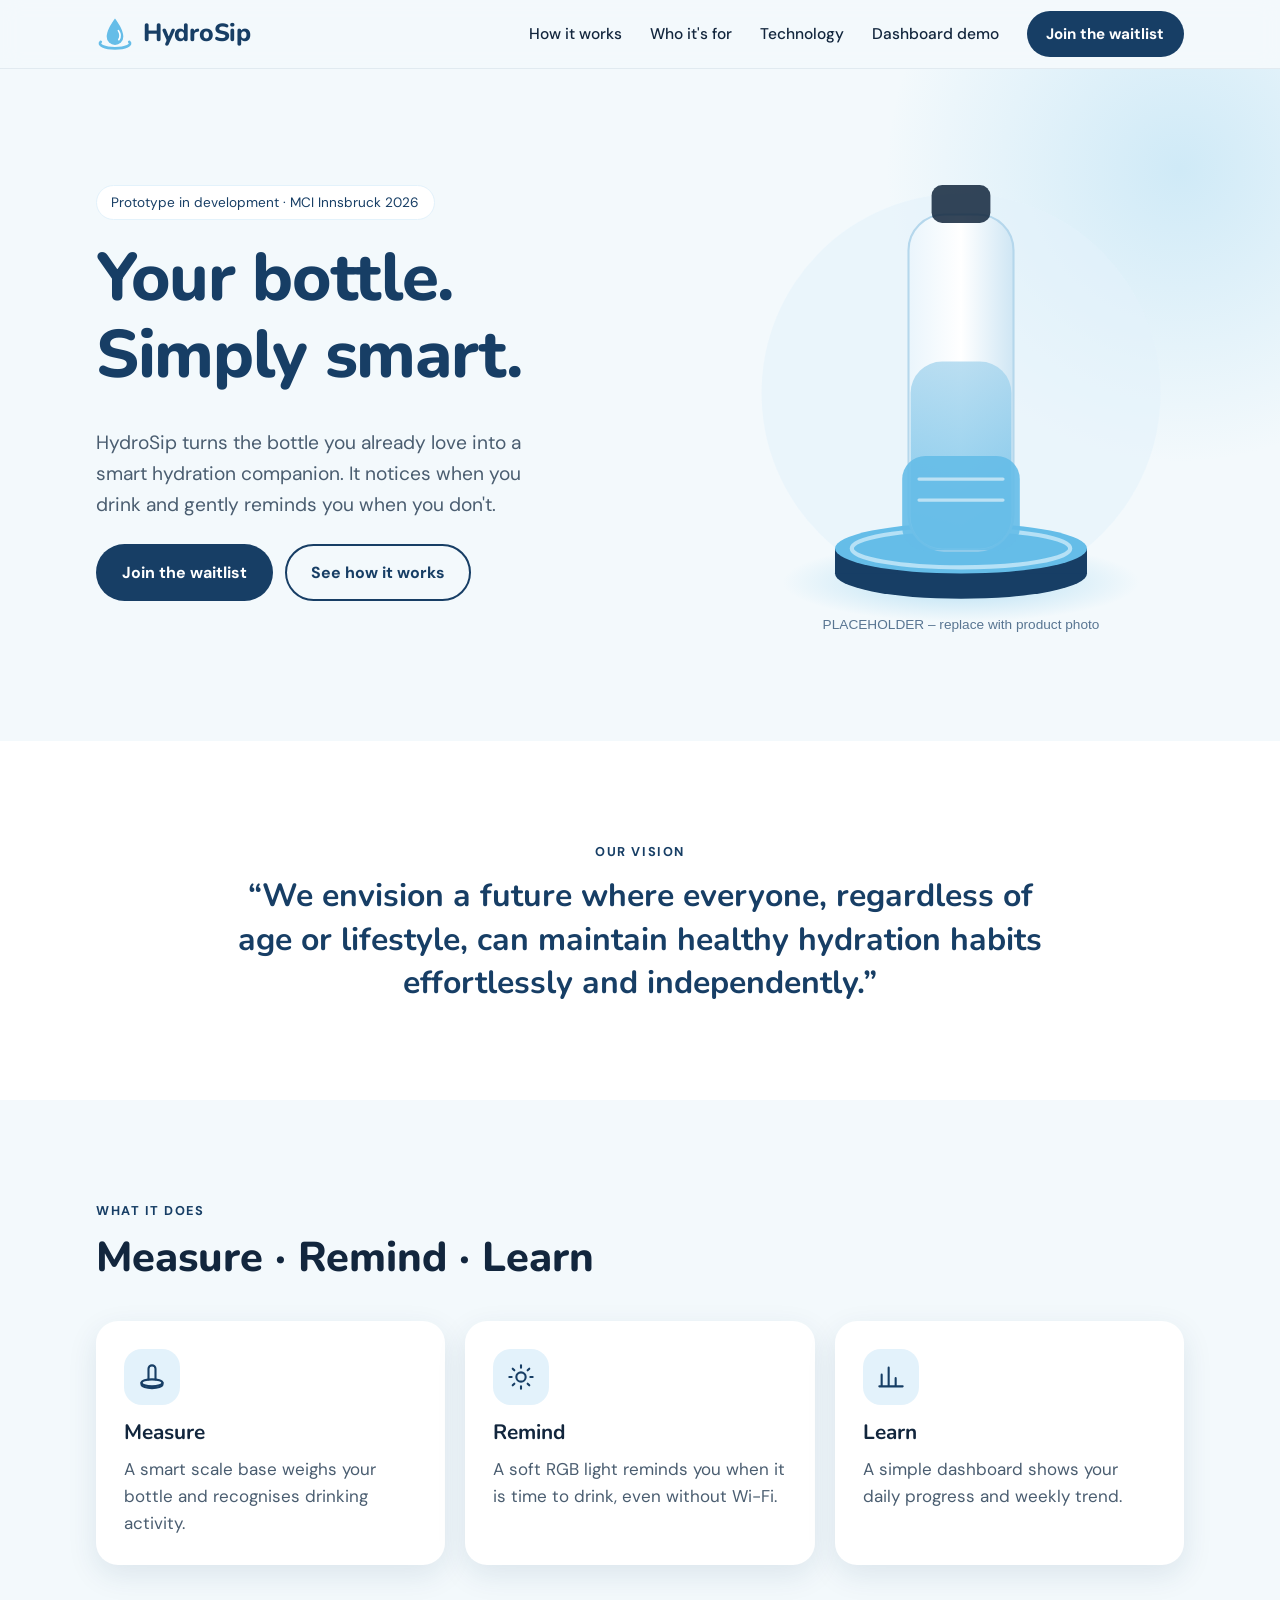
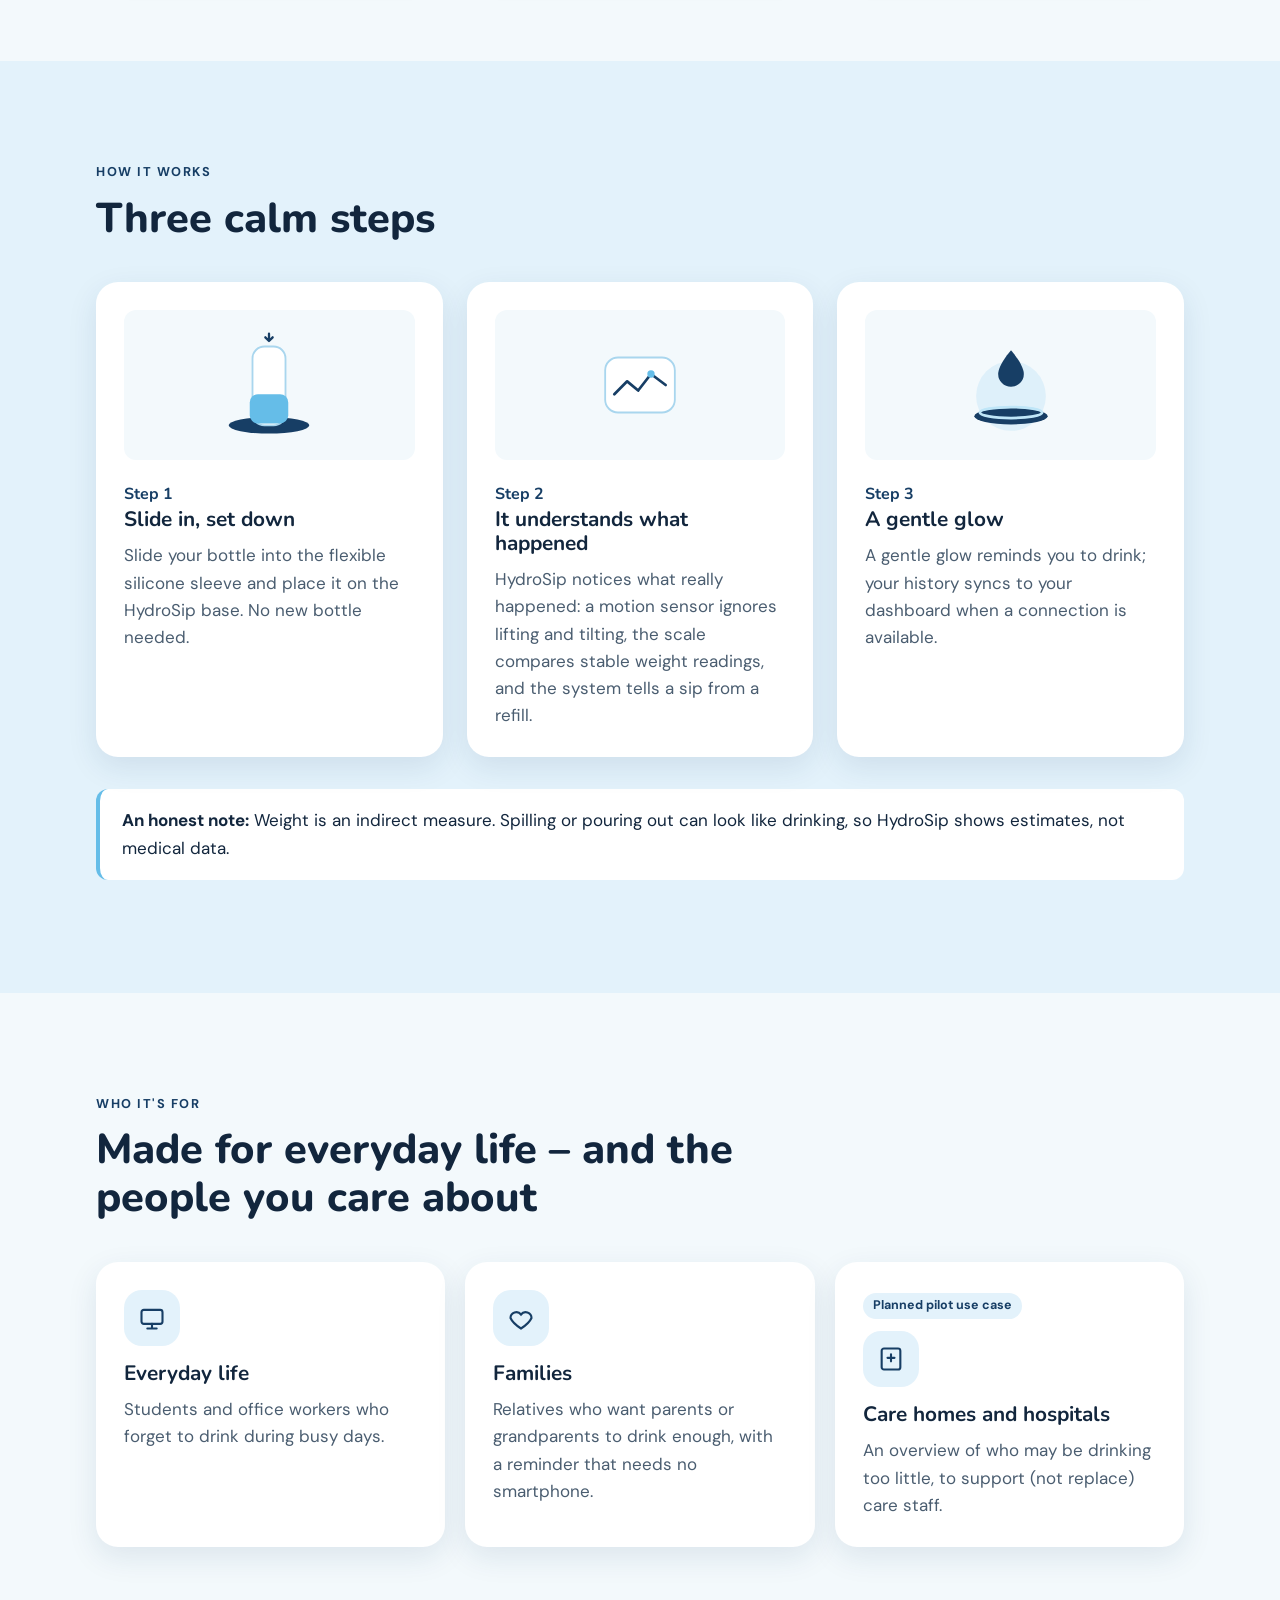
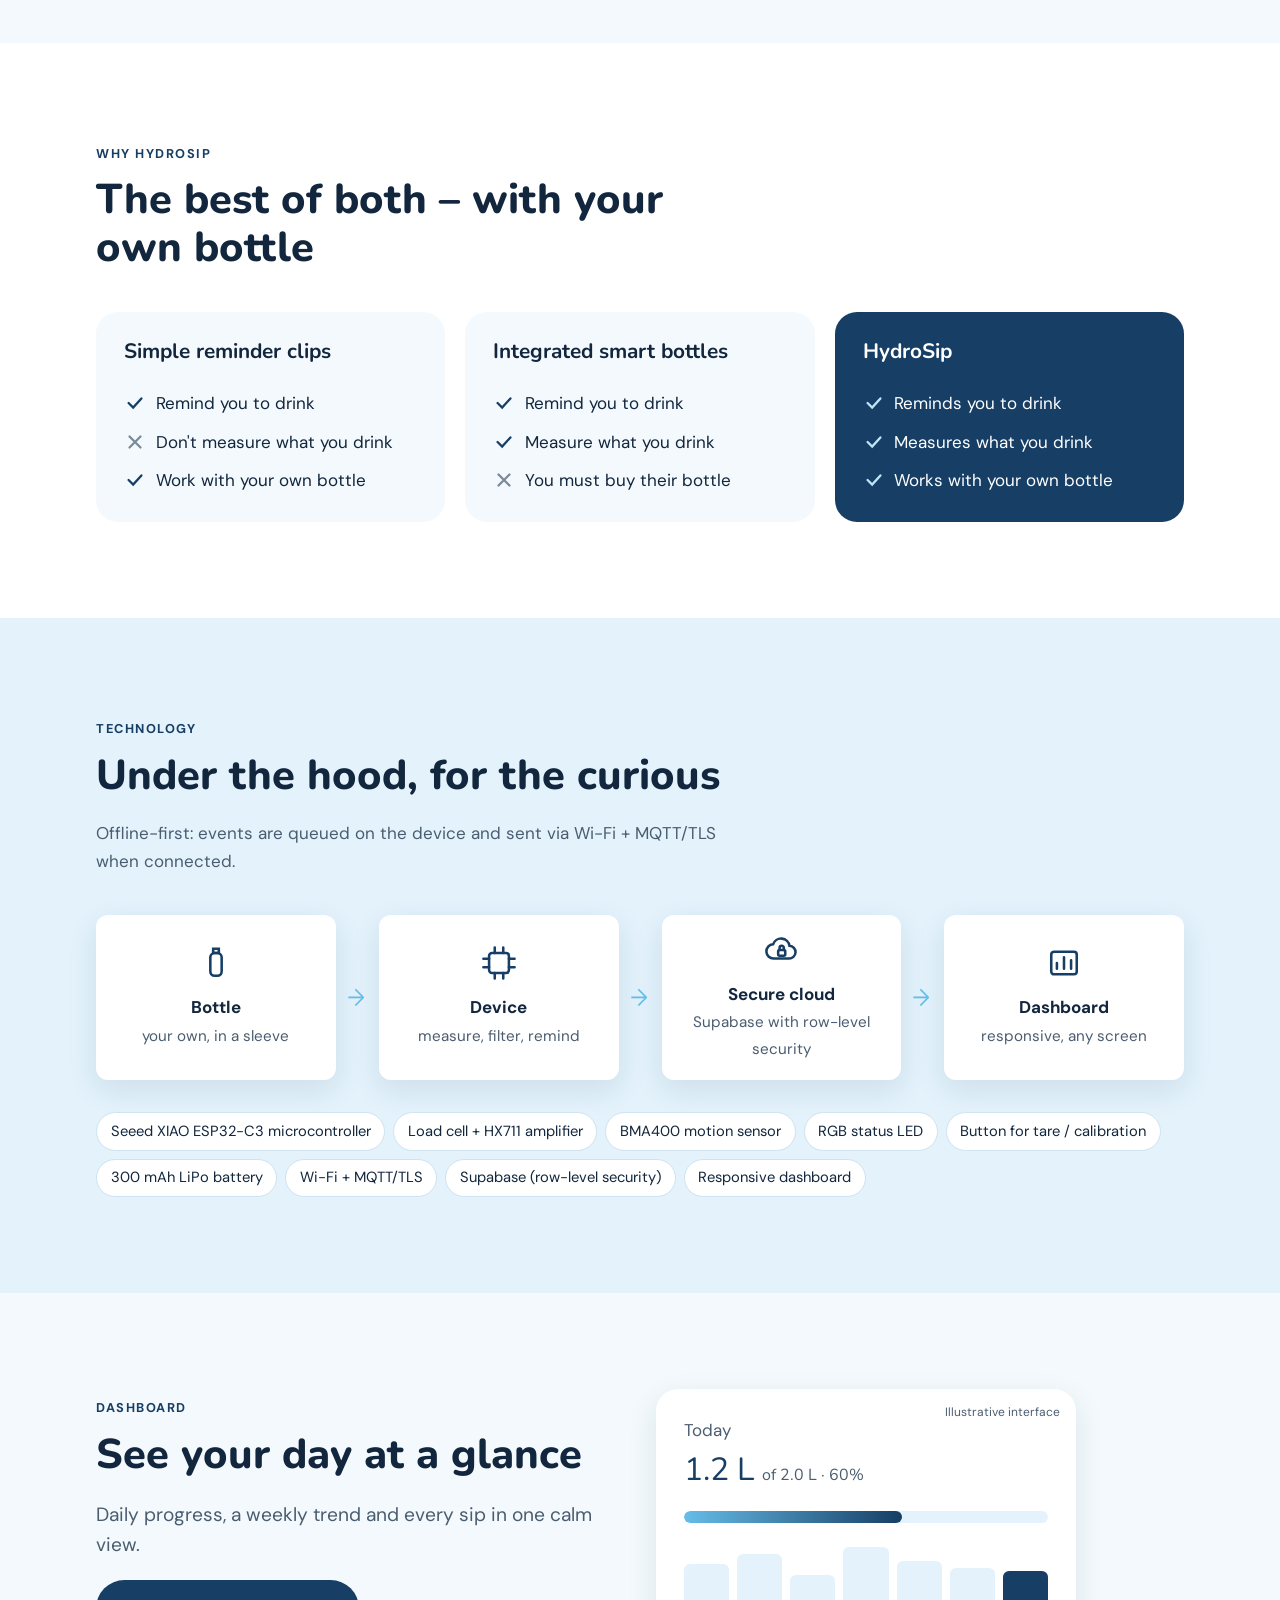
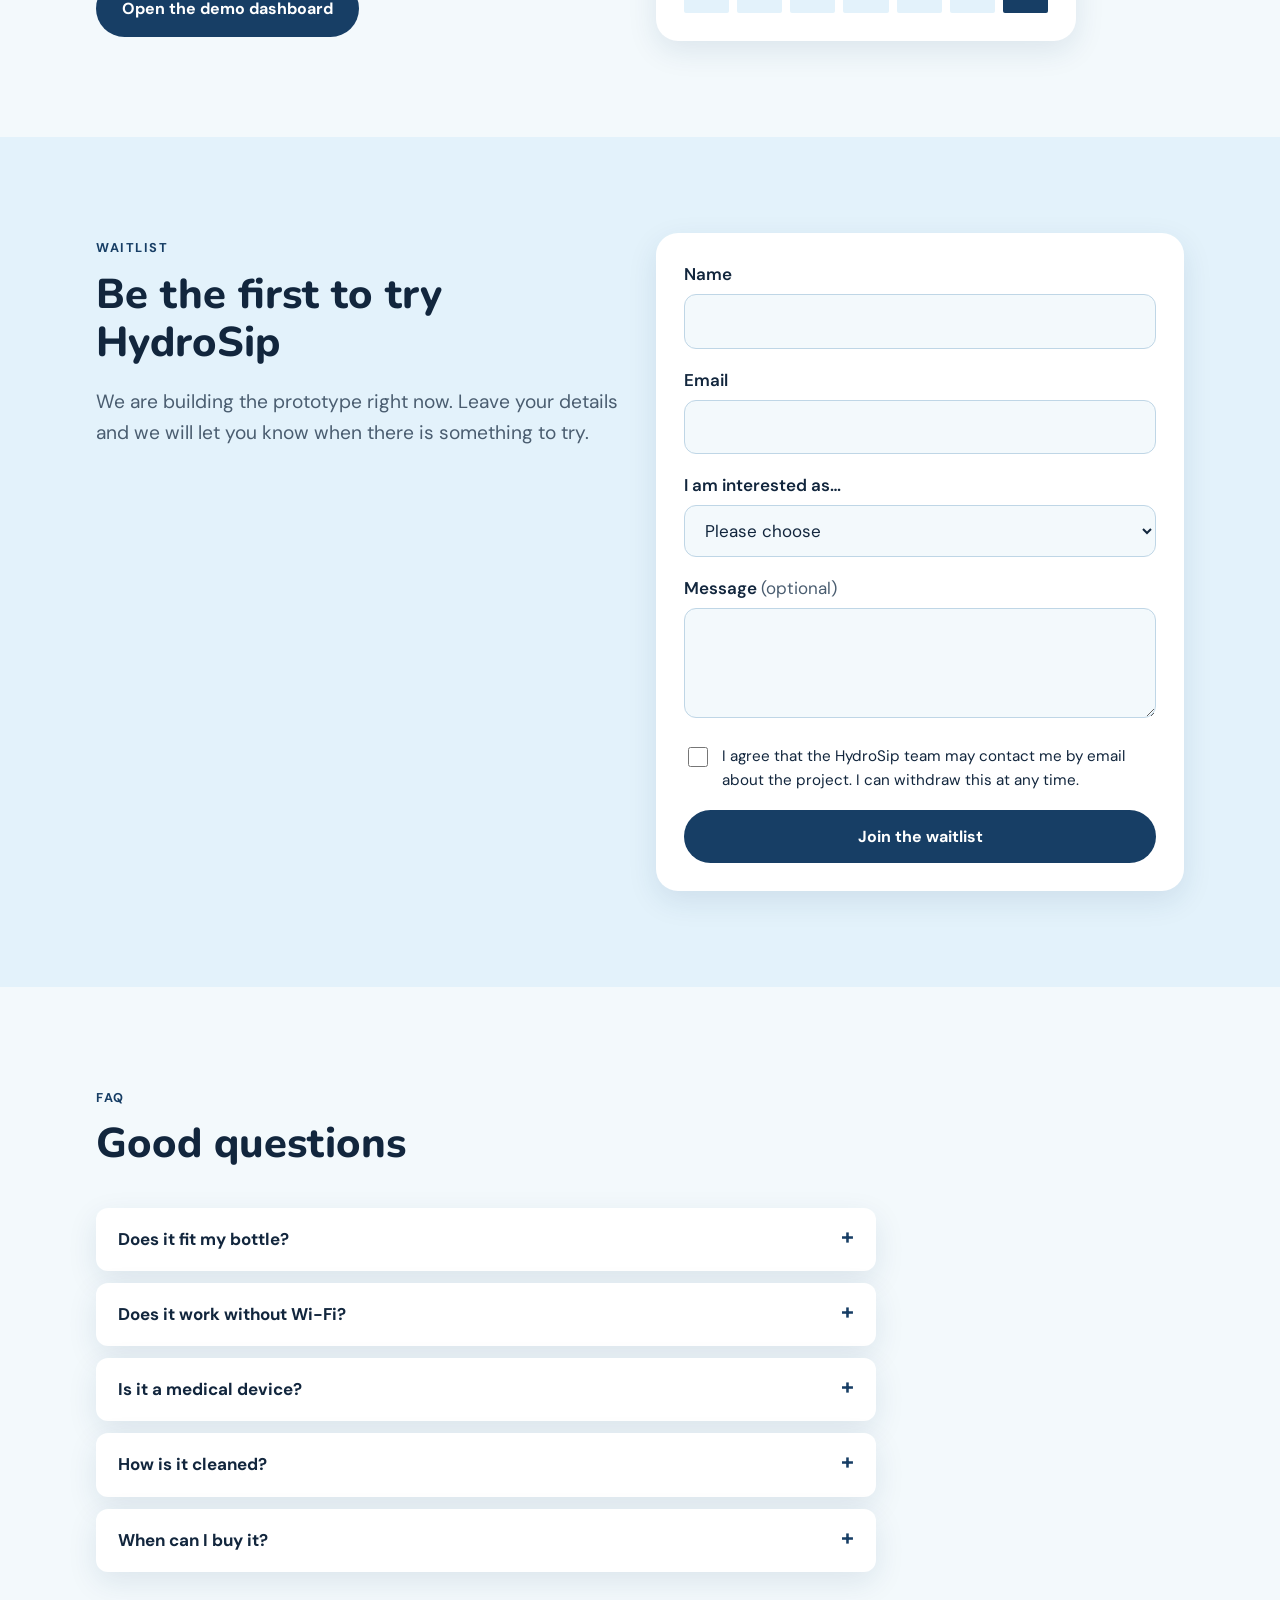
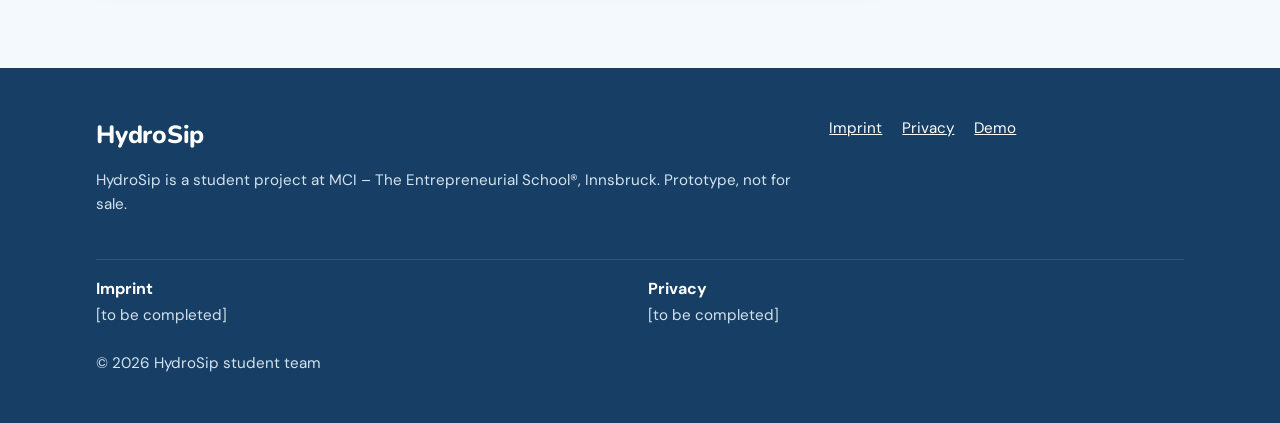
<file: index.html>
<!doctype html>
<html lang="en">
<head>
  <meta charset="utf-8">
  <meta name="viewport" content="width=device-width, initial-scale=1">
  <title>HydroSip – Your bottle. Simply smart.</title>
  <meta name="description" content="HydroSip turns the bottle you already love into a smart hydration companion. A student prototype from MCI Innsbruck.">
  <meta property="og:title" content="HydroSip – Your bottle. Simply smart.">
  <meta property="og:description" content="A smart base and sleeve that notices when you drink and gently reminds you when you don't.">
  <meta property="og:type" content="website">
  <meta property="og:image" content="assets/img/logo-hydrosip.jpg">
  <meta name="theme-color" content="#173E65">
  <link rel="icon" href="assets/img/favicon.svg" type="image/svg+xml">
  <link rel="preconnect" href="https://fonts.googleapis.com">
  <link rel="preconnect" href="https://fonts.gstatic.com" crossorigin>
  <link href="https://fonts.googleapis.com/css2?family=DM+Sans:wght@400;500;600;700&family=Nunito:wght@700;800;900&display=swap" rel="stylesheet">
  <link rel="stylesheet" href="assets/css/style.css">
</head>
<body>
  <a class="skip-link" href="#main">Skip to content</a>

  <!-- 1. Header -->
  <header class="site-header">
    <nav class="container nav" aria-label="Main">
      <a class="logo" href="#top" aria-label="HydroSip home">
        <svg viewBox="0 0 100 90" aria-hidden="true"><path d="M12.4 65.6A40 13 0 1 0 87.6 65.6" fill="none" stroke="#65BDE8" stroke-width="7" stroke-linecap="round"/><path d="M50 4C50 4 28 32 28 52a22 22 0 0 0 44 0C72 32 50 4 50 4z" fill="#65BDE8"/><path d="M59 36c6 9 6 17 1 24" fill="none" stroke="#fff" stroke-width="4.5" stroke-linecap="round"/></svg>
        HydroSip
      </a>
      <button class="nav-toggle" aria-expanded="false" aria-controls="nav-links" aria-label="Open menu">
        <svg viewBox="0 0 24 24" fill="none" stroke="currentColor" stroke-width="2" stroke-linecap="round" aria-hidden="true"><path d="M4 7h16M4 12h16M4 17h16"/></svg>
      </button>
      <ul class="nav-links" id="nav-links">
        <li><a href="#how">How it works</a></li>
        <li><a href="#who">Who it's for</a></li>
        <li><a href="#technology">Technology</a></li>
        <li><a href="dashboard.html">Dashboard demo</a></li>
        <li><a class="btn btn--primary btn--small" href="#waitlist">Join the waitlist</a></li>
      </ul>
    </nav>
  </header>

  <main id="main">
    <!-- 2. Hero -->
    <section class="hero" id="top">
      <div class="container hero-grid">
        <div>
          <span class="hero-label">Prototype in development · MCI Innsbruck 2026</span>
          <h1>Your bottle.<br>Simply smart.</h1>
          <p class="lead">HydroSip turns the bottle you already love into a smart hydration companion. It notices when you drink and gently reminds you when you don't.</p>
          <div class="hero-actions">
            <a class="btn btn--primary" href="#waitlist">Join the waitlist</a>
            <a class="btn btn--ghost" href="#how">See how it works</a>
          </div>
        </div>
        <img class="hero-img" src="assets/img/hero-placeholder.svg" width="400" height="480"
             alt="Illustration of a water bottle in a silicone sleeve standing on the round HydroSip base with a soft glowing ring (placeholder)">
      </div>
    </section>

    <!-- 3. Vision -->
    <section class="section section--white vision" aria-label="Our vision">
      <div class="container">
        <span class="eyebrow">Our vision</span>
        <blockquote>“We envision a future where everyone, regardless of age or lifestyle, can maintain healthy hydration habits effortlessly and independently.”</blockquote>
      </div>
    </section>

    <!-- 4. Measure · Remind · Learn -->
    <section class="section" aria-labelledby="mrl-title">
      <div class="container">
        <div class="section-head">
          <span class="eyebrow">What it does</span>
          <h2 id="mrl-title">Measure · Remind · Learn</h2>
        </div>
        <div class="grid-3">
          <article class="card">
            <div class="icon"><svg viewBox="0 0 24 24" fill="none" stroke="currentColor" stroke-width="1.8" stroke-linecap="round" aria-hidden="true"><ellipse cx="12" cy="17" rx="9" ry="3"/><path d="M3 17v1.5c0 1.7 4 3 9 3s9-1.3 9-3V17"/><path d="M9 14V5a3 3 0 0 1 6 0v9"/></svg></div>
            <h3>Measure</h3>
            <p>A smart scale base weighs your bottle and recognises drinking activity.</p>
          </article>
          <article class="card">
            <div class="icon"><svg viewBox="0 0 24 24" fill="none" stroke="currentColor" stroke-width="1.8" stroke-linecap="round" aria-hidden="true"><circle cx="12" cy="12" r="4"/><path d="M12 2v2M12 20v2M4.9 4.9l1.4 1.4M17.7 17.7l1.4 1.4M2 12h2M20 12h2M4.9 19.1l1.4-1.4M17.7 6.3l1.4-1.4"/></svg></div>
            <h3>Remind</h3>
            <p>A soft RGB light reminds you when it is time to drink, even without Wi-Fi.</p>
          </article>
          <article class="card">
            <div class="icon"><svg viewBox="0 0 24 24" fill="none" stroke="currentColor" stroke-width="1.8" stroke-linecap="round" aria-hidden="true"><path d="M4 20V10M10 20V4M16 20v-7M22 20H2"/></svg></div>
            <h3>Learn</h3>
            <p>A simple dashboard shows your daily progress and weekly trend.</p>
          </article>
        </div>
      </div>
    </section>

    <!-- 5. How it works -->
    <section class="section section--tint" id="how" aria-labelledby="how-title">
      <div class="container">
        <div class="section-head">
          <span class="eyebrow">How it works</span>
          <h2 id="how-title">Three calm steps</h2>
        </div>
        <ol class="steps">
          <li class="step">
            <div class="step-illu" style="background:var(--ice)">
              <svg viewBox="0 0 120 120" aria-hidden="true"><ellipse cx="60" cy="104" rx="44" ry="9" fill="#173E65"/><rect x="42" y="18" width="36" height="86" rx="13" fill="#fff" stroke="#A9D6EE" stroke-width="2"/><rect x="39" y="70" width="42" height="32" rx="9" fill="#65BDE8"/><path d="M60 4v8m0 0-4-4m4 4 4-4" stroke="#173E65" stroke-width="2.5" fill="none" stroke-linecap="round"/></svg>
            </div>
            <span class="step-num">Step 1</span>
            <h3>Slide in, set down</h3>
            <p>Slide your bottle into the flexible silicone sleeve and place it on the HydroSip base. No new bottle needed.</p>
          </li>
          <li class="step">
            <div class="step-illu" style="background:var(--ice)">
              <svg viewBox="0 0 120 120" aria-hidden="true"><rect x="22" y="30" width="76" height="60" rx="14" fill="#fff" stroke="#A9D6EE" stroke-width="2"/><path d="M32 70l14-14 12 10 14-18 16 12" stroke="#173E65" stroke-width="3" fill="none" stroke-linecap="round" stroke-linejoin="round"/><circle cx="72" cy="48" r="4" fill="#65BDE8"/></svg>
            </div>
            <span class="step-num">Step 2</span>
            <h3>It understands what happened</h3>
            <p>HydroSip notices what really happened: a motion sensor ignores lifting and tilting, the scale compares stable weight readings, and the system tells a sip from a refill.</p>
          </li>
          <li class="step">
            <div class="step-illu" style="background:var(--ice)">
              <svg viewBox="0 0 120 120" aria-hidden="true"><circle cx="60" cy="72" r="38" fill="#65BDE8" opacity=".15"/><ellipse cx="60" cy="94" rx="40" ry="9" fill="#173E65"/><ellipse cx="60" cy="90" rx="34" ry="6" fill="none" stroke="#BFE6F8" stroke-width="3"/><path d="M60 22s-14 16-14 26a14 14 0 0 0 28 0c0-10-14-26-14-26z" fill="#173E65"/></svg>
            </div>
            <span class="step-num">Step 3</span>
            <h3>A gentle glow</h3>
            <p>A gentle glow reminds you to drink; your history syncs to your dashboard when a connection is available.</p>
          </li>
        </ol>
        <p class="note"><strong>An honest note:</strong> Weight is an indirect measure. Spilling or pouring out can look like drinking, so HydroSip shows estimates, not medical data.</p>
      </div>
    </section>

    <!-- 6. Who it's for -->
    <section class="section" id="who" aria-labelledby="who-title">
      <div class="container">
        <div class="section-head">
          <span class="eyebrow">Who it's for</span>
          <h2 id="who-title">Made for everyday life – and the people you care about</h2>
        </div>
        <div class="grid-3">
          <article class="card">
            <div class="icon"><svg viewBox="0 0 24 24" fill="none" stroke="currentColor" stroke-width="1.8" stroke-linecap="round" aria-hidden="true"><rect x="3" y="5" width="18" height="12" rx="2"/><path d="M8 21h8M12 17v4"/></svg></div>
            <h3>Everyday life</h3>
            <p>Students and office workers who forget to drink during busy days.</p>
          </article>
          <article class="card">
            <div class="icon"><svg viewBox="0 0 24 24" fill="none" stroke="currentColor" stroke-width="1.8" stroke-linecap="round" aria-hidden="true"><path d="M12 21s-7-4.5-9-9a5 5 0 0 1 9-3 5 5 0 0 1 9 3c-2 4.5-9 9-9 9z"/></svg></div>
            <h3>Families</h3>
            <p>Relatives who want parents or grandparents to drink enough, with a reminder that needs no smartphone.</p>
          </article>
          <article class="card">
            <span class="tag">Planned pilot use case</span>
            <div class="icon"><svg viewBox="0 0 24 24" fill="none" stroke="currentColor" stroke-width="1.8" stroke-linecap="round" aria-hidden="true"><rect x="4" y="3" width="16" height="18" rx="2"/><path d="M12 8v6M9 11h6"/></svg></div>
            <h3>Care homes and hospitals</h3>
            <p>An overview of who may be drinking too little, to support (not replace) care staff.</p>
          </article>
        </div>
      </div>
    </section>

    <!-- 7. Why HydroSip -->
    <section class="section section--white" aria-labelledby="why-title">
      <div class="container">
        <div class="section-head">
          <span class="eyebrow">Why HydroSip</span>
          <h2 id="why-title">The best of both – with your own bottle</h2>
        </div>
        <div class="compare">
          <article class="card">
            <h3>Simple reminder clips</h3>
            <ul>
              <li><svg class="yes" viewBox="0 0 24 24" fill="none" stroke="currentColor" stroke-width="2.5" stroke-linecap="round" aria-hidden="true"><path d="M5 12l5 5 9-10"/></svg>Remind you to drink</li>
              <li><svg class="no" viewBox="0 0 24 24" fill="none" stroke="currentColor" stroke-width="2.5" stroke-linecap="round" aria-hidden="true"><path d="M6 6l12 12M18 6L6 18"/></svg>Don't measure what you drink</li>
              <li><svg class="yes" viewBox="0 0 24 24" fill="none" stroke="currentColor" stroke-width="2.5" stroke-linecap="round" aria-hidden="true"><path d="M5 12l5 5 9-10"/></svg>Work with your own bottle</li>
            </ul>
          </article>
          <article class="card">
            <h3>Integrated smart bottles</h3>
            <ul>
              <li><svg class="yes" viewBox="0 0 24 24" fill="none" stroke="currentColor" stroke-width="2.5" stroke-linecap="round" aria-hidden="true"><path d="M5 12l5 5 9-10"/></svg>Remind you to drink</li>
              <li><svg class="yes" viewBox="0 0 24 24" fill="none" stroke="currentColor" stroke-width="2.5" stroke-linecap="round" aria-hidden="true"><path d="M5 12l5 5 9-10"/></svg>Measure what you drink</li>
              <li><svg class="no" viewBox="0 0 24 24" fill="none" stroke="currentColor" stroke-width="2.5" stroke-linecap="round" aria-hidden="true"><path d="M6 6l12 12M18 6L6 18"/></svg>You must buy their bottle</li>
            </ul>
          </article>
          <article class="card card--hero">
            <h3>HydroSip</h3>
            <ul>
              <li><svg class="yes" viewBox="0 0 24 24" fill="none" stroke="currentColor" stroke-width="2.5" stroke-linecap="round" aria-hidden="true"><path d="M5 12l5 5 9-10"/></svg>Reminds you to drink</li>
              <li><svg class="yes" viewBox="0 0 24 24" fill="none" stroke="currentColor" stroke-width="2.5" stroke-linecap="round" aria-hidden="true"><path d="M5 12l5 5 9-10"/></svg>Measures what you drink</li>
              <li><svg class="yes" viewBox="0 0 24 24" fill="none" stroke="currentColor" stroke-width="2.5" stroke-linecap="round" aria-hidden="true"><path d="M5 12l5 5 9-10"/></svg>Works with your own bottle</li>
            </ul>
          </article>
        </div>
      </div>
    </section>

    <!-- 8. Technology -->
    <section class="section section--tint" id="technology" aria-labelledby="tech-title">
      <div class="container">
        <div class="section-head">
          <span class="eyebrow">Technology</span>
          <h2 id="tech-title">Under the hood, for the curious</h2>
          <p class="muted">Offline-first: events are queued on the device and sent via Wi-Fi + MQTT/TLS when connected.</p>
        </div>
        <div class="flow" role="list">
          <div class="flow-item" role="listitem">
            <svg viewBox="0 0 24 24" fill="none" stroke="currentColor" stroke-width="1.8" stroke-linecap="round" aria-hidden="true"><rect x="8" y="5" width="8" height="16" rx="3"/><path d="M10 2h4v3h-4z"/></svg>
            <div><strong>Bottle</strong><span>your own, in a sleeve</span></div>
          </div>
          <div class="flow-arrow" aria-hidden="true"><span>↓</span></div>
          <div class="flow-item" role="listitem">
            <svg viewBox="0 0 24 24" fill="none" stroke="currentColor" stroke-width="1.8" stroke-linecap="round" aria-hidden="true"><rect x="5" y="5" width="14" height="14" rx="2"/><path d="M9 1v4M15 1v4M9 19v4M15 19v4M1 9h4M1 15h4M19 9h4M19 15h4"/></svg>
            <div><strong>Device</strong><span>measure, filter, remind</span></div>
          </div>
          <div class="flow-arrow" aria-hidden="true"><span>↓</span></div>
          <div class="flow-item" role="listitem">
            <svg viewBox="0 0 24 24" fill="none" stroke="currentColor" stroke-width="1.8" stroke-linecap="round" aria-hidden="true"><path d="M7 18a5 5 0 0 1-.6-10A6 6 0 0 1 18 9a4.5 4.5 0 0 1-.5 9z"/><rect x="10" y="12" width="5" height="4" rx="1"/><path d="M11 12v-1.5a1.5 1.5 0 0 1 3 0V12"/></svg>
            <div><strong>Secure cloud</strong><span>Supabase with row-level security</span></div>
          </div>
          <div class="flow-arrow" aria-hidden="true"><span>↓</span></div>
          <div class="flow-item" role="listitem">
            <svg viewBox="0 0 24 24" fill="none" stroke="currentColor" stroke-width="1.8" stroke-linecap="round" aria-hidden="true"><rect x="3" y="4" width="18" height="16" rx="2"/><path d="M7 16v-4M12 16V8M17 16v-6"/></svg>
            <div><strong>Dashboard</strong><span>responsive, any screen</span></div>
          </div>
        </div>
        <ul class="tech-list" aria-label="Components">
          <li>Seeed XIAO ESP32-C3 microcontroller</li>
          <li>Load cell + HX711 amplifier</li>
          <li>BMA400 motion sensor</li>
          <li>RGB status LED</li>
          <li>Button for tare / calibration</li>
          <li>300 mAh LiPo battery</li>
          <li>Wi-Fi + MQTT/TLS</li>
          <li>Supabase (row-level security)</li>
          <li>Responsive dashboard</li>
        </ul>
      </div>
    </section>

    <!-- 9. Dashboard teaser -->
    <section class="section" aria-labelledby="teaser-title">
      <div class="container teaser">
        <div>
          <span class="eyebrow">Dashboard</span>
          <h2 id="teaser-title">See your day at a glance</h2>
          <p class="lead">Daily progress, a weekly trend and every sip in one calm view.</p>
          <a class="btn btn--primary" href="dashboard.html">Open the demo dashboard</a>
        </div>
        <div class="mock" aria-label="Illustrative dashboard preview">
          <span class="mock-label">Illustrative interface</span>
          <p class="muted" style="margin:0">Today</p>
          <p class="mock-big" style="margin:0">1.2 L <span style="font-size:1rem;color:var(--muted)">of 2.0 L · 60%</span></p>
          <div class="bar" role="img" aria-label="60 percent of daily goal"><span style="width:60%"></span></div>
          <div class="mini-bars" aria-hidden="true">
            <span style="height:70%"></span><span style="height:85%"></span><span style="height:55%"></span><span style="height:95%"></span><span style="height:75%"></span><span style="height:65%"></span><span class="today" style="height:60%"></span>
          </div>
        </div>
      </div>
    </section>

    <!-- 10. Waitlist -->
    <section class="section section--tint" id="waitlist" aria-labelledby="waitlist-title">
      <div class="container waitlist">
        <div>
          <span class="eyebrow">Waitlist</span>
          <h2 id="waitlist-title">Be the first to try HydroSip</h2>
          <p class="lead">We are building the prototype right now. Leave your details and we will let you know when there is something to try.</p>
        </div>
        <form class="form" name="waitlist" method="POST" data-netlify="true" netlify-honeypot="bot-field" action="/thanks.html">
          <input type="hidden" name="form-name" value="waitlist">
          <p class="hidden"><label>Don't fill this out if you're human: <input name="bot-field"></label></p>
          <div class="field">
            <label for="f-name">Name</label>
            <input id="f-name" name="name" type="text" autocomplete="name" required>
          </div>
          <div class="field">
            <label for="f-email">Email</label>
            <input id="f-email" name="email" type="email" autocomplete="email" required>
          </div>
          <div class="field">
            <label for="f-role">I am interested as…</label>
            <select id="f-role" name="interest" required>
              <option value="" disabled selected>Please choose</option>
              <option>Personal use</option>
              <option>Buying for a family member</option>
              <option>Care home or hospital</option>
              <option>Company</option>
            </select>
          </div>
          <div class="field">
            <label for="f-msg">Message <span class="optional">(optional)</span></label>
            <textarea id="f-msg" name="message"></textarea>
          </div>
          <label class="check">
            <input type="checkbox" name="consent" value="yes" required>
            <span>I agree that the HydroSip team may contact me by email about the project. I can withdraw this at any time.</span>
          </label>
          <button class="btn btn--primary" type="submit">Join the waitlist</button>
        </form>
      </div>
    </section>

    <!-- 11. FAQ -->
    <section class="section" id="faq" aria-labelledby="faq-title">
      <div class="container">
        <div class="section-head">
          <span class="eyebrow">FAQ</span>
          <h2 id="faq-title">Good questions</h2>
        </div>
        <div class="faq">
          <details><summary>Does it fit my bottle?</summary><p>HydroSip is designed for common bottle sizes; two sleeve sizes are currently being tested.</p></details>
          <details><summary>Does it work without Wi-Fi?</summary><p>Yes. Reminders run locally on the device. Your history syncs when a connection is available.</p></details>
          <details><summary>Is it a medical device?</summary><p>No. HydroSip is a hydration reminder and shows estimates.</p></details>
          <details><summary>How is it cleaned?</summary><p>Simply remove the bottle and clean it as usual. The electronics stay dry in the base.</p></details>
          <details><summary>When can I buy it?</summary><p>We are building the prototype. Join the waitlist for updates.</p></details>
        </div>
      </div>
    </section>
  </main>

  <!-- 12. Footer -->
  <footer class="site-footer">
    <div class="container">
      <div class="footer-grid">
        <div>
          <a class="logo" href="#top">HydroSip</a>
          <p style="margin-top:.75rem">HydroSip is a student project at MCI – The Entrepreneurial School®, Innsbruck. Prototype, not for sale.</p>
        </div>
        <ul class="footer-links">
          <li><a href="#imprint">Imprint</a></li>
          <li><a href="#privacy">Privacy</a></li>
          <li><a href="dashboard.html">Demo</a></li>
        </ul>
      </div>
      <div class="legal">
        <div id="imprint"><h3>Imprint</h3><p>[to be completed]</p></div>
        <div id="privacy"><h3>Privacy</h3><p>[to be completed]</p></div>
      </div>
      <p style="margin-top:24px">© <span data-year>2026</span> HydroSip student team</p>
    </div>
  </footer>

  <script src="assets/js/main.js" defer></script>
</body>
</html>
</file>
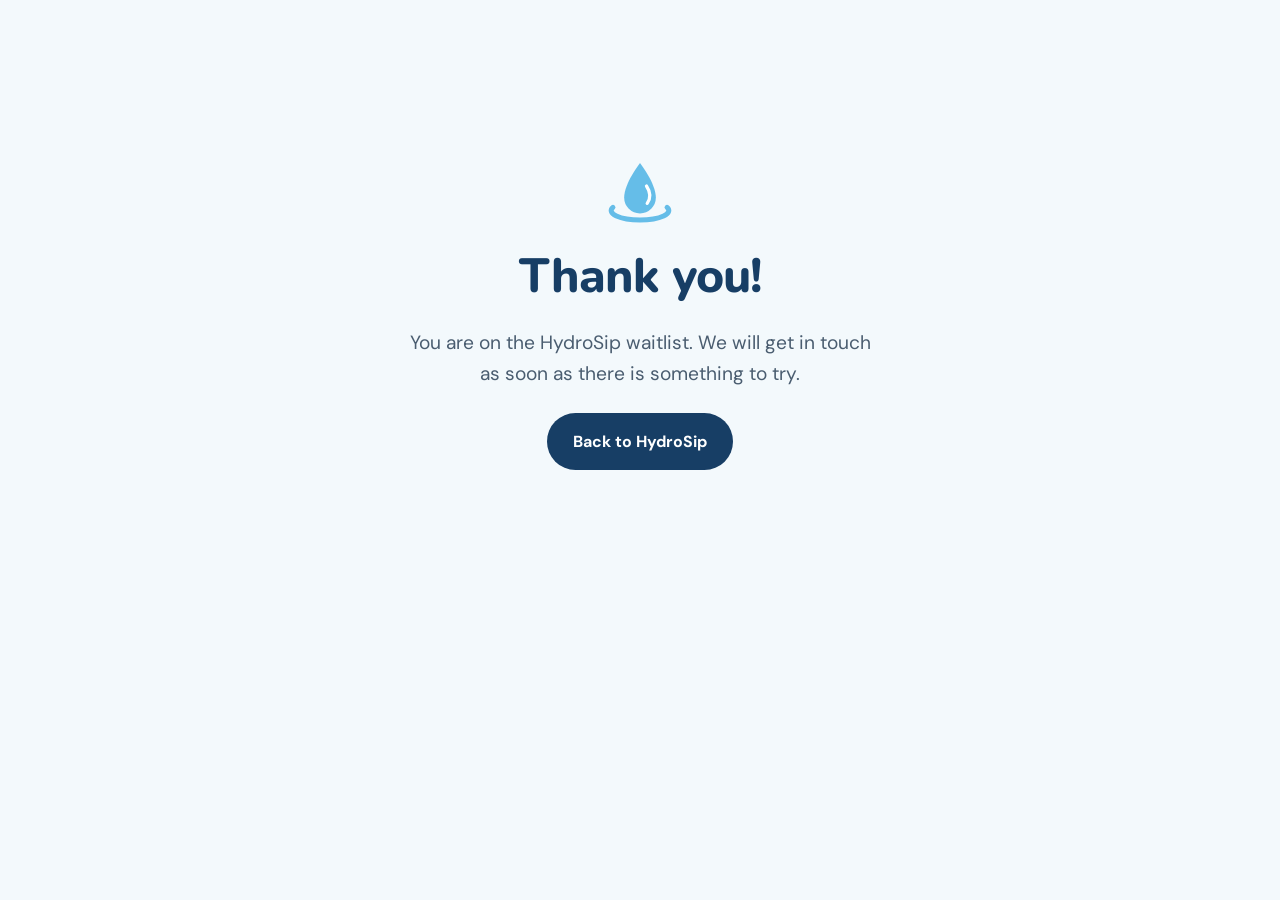
<file: thanks.html>
<!doctype html>
<html lang="en">
<head>
  <meta charset="utf-8">
  <meta name="viewport" content="width=device-width, initial-scale=1">
  <title>Thank you – HydroSip</title>
  <meta name="description" content="Thanks for joining the HydroSip waitlist.">
  <meta name="robots" content="noindex">
  <link rel="icon" href="assets/img/favicon.svg" type="image/svg+xml">
  <link rel="preconnect" href="https://fonts.googleapis.com">
  <link rel="preconnect" href="https://fonts.gstatic.com" crossorigin>
  <link href="https://fonts.googleapis.com/css2?family=DM+Sans:wght@400;500;600;700&family=Nunito:wght@700;800;900&display=swap" rel="stylesheet">
  <link rel="stylesheet" href="assets/css/style.css">
</head>
<body>
  <main class="simple">
    <div>
      <img class="drop" src="assets/img/favicon.svg" alt="" width="72" height="72">
      <h1 style="font-size:clamp(2rem,6vw,3rem)">Thank you!</h1>
      <p class="lead" style="max-width:36ch;margin:0 auto 1.5rem">You are on the HydroSip waitlist. We will get in touch as soon as there is something to try.</p>
      <a class="btn btn--primary" href="index.html">Back to HydroSip</a>
    </div>
  </main>
</body>
</html>
</file>
<file: assets/css/style.css>
/* HydroSip – base styles (mobile first) */
:root {
  --blue-dark: #173E65;
  --blue-light: #65BDE8;
  --tint: #E3F2FB;
  --ice: #F3F9FC;
  --white: #FFFFFF;
  --text: #12263D;
  --muted: #4A5D70;
  --accent: #65BDE8;
  --radius: 22px;
  --radius-sm: 12px;
  --shadow: 0 10px 30px rgba(23, 62, 101, .10);
  --max: 1120px;
  --font-head: "Nunito", "DM Sans", system-ui, sans-serif;
  --font-body: "DM Sans", system-ui, -apple-system, "Segoe UI", sans-serif;
}

*, *::before, *::after { box-sizing: border-box; }
html { scroll-behavior: smooth; scroll-padding-top: 80px; }
body {
  margin: 0;
  font-family: var(--font-body);
  font-size: 1.0625rem;
  line-height: 1.6;
  color: var(--text);
  background: var(--ice);
  overflow-x: hidden;
}
img, svg { max-width: 100%; height: auto; display: block; }
a { color: var(--blue-dark); }
h1, h2, h3 { font-family: var(--font-head); font-weight: 800; line-height: 1.15; margin: 0 0 .5em; color: var(--text); }
h1 { font-size: clamp(2.4rem, 7vw, 4.2rem); letter-spacing: -.02em; color: var(--blue-dark); }
h2 { font-size: clamp(1.8rem, 4.5vw, 2.6rem); }
h3 { font-size: 1.3rem; font-weight: 700; }
p { margin: 0 0 1em; }

:focus-visible { outline: 3px solid var(--blue-dark); outline-offset: 3px; border-radius: 6px; }

.skip-link {
  position: absolute; left: -999px; top: 8px;
  background: var(--blue-dark); color: #fff; padding: .5rem 1rem; border-radius: 8px; z-index: 100;
}
.skip-link:focus { left: 8px; }

.container { width: 100%; max-width: var(--max); margin: 0 auto; padding: 0 16px; }
.section { padding: 72px 0; }
.section--tint { background: var(--tint); }
.section--white { background: var(--white); }
.section-head { max-width: 640px; margin-bottom: 40px; }
.eyebrow {
  display: inline-block; font-size: .8rem; font-weight: 700; letter-spacing: .12em;
  text-transform: uppercase; color: var(--blue-dark); margin-bottom: .75rem;
}
.lead { font-size: 1.2rem; color: var(--muted); }

/* Buttons */
.btn {
  display: inline-flex; align-items: center; justify-content: center; gap: .5rem;
  padding: .85rem 1.5rem; border-radius: 999px; font-weight: 700; font-size: 1rem;
  text-decoration: none; border: 2px solid transparent; cursor: pointer;
  font-family: inherit; transition: transform .15s ease, background .15s ease;
}
.btn:hover { transform: translateY(-1px); }
.btn--primary { background: var(--blue-dark); color: #fff; }
.btn--primary:hover { background: #0F2C4A; }
.btn--ghost { background: transparent; color: var(--blue-dark); border-color: var(--blue-dark); }
.btn--ghost:hover { background: rgba(23, 62, 101, .08); }
.btn--small { padding: .55rem 1.1rem; font-size: .95rem; }

/* Header */
.site-header {
  position: sticky; top: 0; z-index: 50;
  background: rgba(243, 249, 252, .92); backdrop-filter: blur(10px);
  border-bottom: 1px solid rgba(23, 62, 101, .08);
}
.nav { display: flex; align-items: center; justify-content: space-between; height: 68px; }
.logo { display: inline-flex; align-items: center; gap: .55rem; text-decoration: none; color: var(--blue-dark); font-family: var(--font-head); font-size: 1.55rem; font-weight: 800; letter-spacing: -.01em; }
.logo svg { width: 38px; height: 34px; }
.nav-toggle {
  background: none; border: 0; padding: 8px; cursor: pointer; color: var(--text);
}
.nav-toggle svg { width: 28px; height: 28px; }
.nav-links {
  display: none; position: absolute; top: 68px; left: 0; right: 0;
  flex-direction: column; gap: 4px; padding: 12px 16px 20px;
  background: var(--ice); border-bottom: 1px solid rgba(23, 62, 101, .1);
  list-style: none; margin: 0;
}
.nav-links.is-open { display: flex; }
.nav-links a:not(.btn) { display: block; padding: .6rem 0; text-decoration: none; color: var(--text); font-weight: 500; }
.nav-links a:not(.btn):hover { color: var(--blue-dark); }

/* Hero */
.hero { padding: 48px 0 72px; position: relative; overflow: hidden; }
.hero::before {
  content: ""; position: absolute; width: 640px; height: 640px; border-radius: 50%;
  background: radial-gradient(circle, rgba(101, 189, 232, .25), transparent 65%);
  top: -220px; right: -220px; pointer-events: none;
}
.hero-grid { display: grid; grid-template-columns: minmax(0, 1fr); gap: 40px; align-items: center; position: relative; }
.hero-grid > * { min-width: 0; }
.hero-label {
  display: inline-block; font-size: .85rem; color: var(--blue-dark); background: var(--white);
  padding: .35rem .9rem; border-radius: 999px; margin-bottom: 1.25rem; border: 1px solid var(--tint);
}
.hero p.lead { max-width: 34ch; }
.hero-actions { display: flex; flex-wrap: wrap; gap: 12px; margin-top: 1.5rem; }
.hero-img { width: 100%; max-width: 420px; margin: 0 auto; }

/* Vision */
.vision { text-align: center; }
.vision blockquote {
  margin: 0 auto; max-width: 820px; font-family: var(--font-head); font-weight: 700;
  font-size: clamp(1.4rem, 3.5vw, 2rem); line-height: 1.35; color: var(--blue-dark);
}

/* Cards */
.grid-3 { display: grid; gap: 20px; }
.card {
  background: var(--white); border-radius: var(--radius); padding: 28px;
  box-shadow: var(--shadow);
}
.section--white .card { background: var(--ice); box-shadow: none; }
.card .icon {
  width: 56px; height: 56px; border-radius: 18px; background: var(--tint);
  display: grid; place-items: center; margin-bottom: 1rem; color: var(--blue-dark);
}
.card .icon svg { width: 28px; height: 28px; }
.card p { color: var(--muted); margin: 0; }
.tag {
  display: inline-block; font-size: .78rem; font-weight: 700; color: #173E65;
  background: #E3F2FB; padding: .2rem .65rem; border-radius: 999px; margin-bottom: .75rem;
}

/* Steps */
.steps { display: grid; gap: 24px; counter-reset: step; list-style: none; padding: 0; margin: 0; }
.step { background: var(--white); border-radius: var(--radius); padding: 28px; box-shadow: var(--shadow); }
.step-illu { background: var(--tint); border-radius: var(--radius-sm); height: 150px; display: grid; place-items: center; margin-bottom: 1.25rem; }
.step-illu svg { height: 110px; width: auto; }
.step-num { font-family: var(--font-head); font-size: 1rem; color: var(--blue-dark); font-weight: 700; }
.step p { color: var(--muted); margin: 0; }
.note {
  margin-top: 32px; padding: 18px 22px; border-left: 4px solid var(--accent);
  background: var(--white); border-radius: var(--radius-sm); color: var(--text);
}

/* Comparison */
.compare { display: grid; gap: 20px; }
.compare .card { display: flex; flex-direction: column; }
.compare .card--hero { background: var(--blue-dark); color: #fff; }
.compare .card--hero h3, .compare .card--hero li { color: #fff; }
.compare ul { list-style: none; padding: 0; margin: 1rem 0 0; display: grid; gap: .7rem; }
.compare li { display: flex; gap: .6rem; align-items: flex-start; color: var(--text); }
.compare li svg { flex: none; width: 22px; height: 22px; margin-top: 2px; }
.yes { color: var(--blue-dark); }
.no { color: #7A8A9A; }
.card--hero .yes { color: #BFE6F8; }

/* Tech flow */
.flow { display: grid; gap: 12px; margin-bottom: 32px; }
.flow-item {
  background: var(--white); border-radius: var(--radius-sm); padding: 18px 20px;
  display: flex; gap: 14px; align-items: center; box-shadow: var(--shadow);
}
.flow-item svg { width: 34px; height: 34px; flex: none; color: var(--blue-dark); }
.flow-item strong { display: block; }
.flow-item span { color: var(--muted); font-size: .95rem; }
.flow-arrow { text-align: center; color: var(--blue-light); font-size: 1.4rem; line-height: 1; }
.tech-list { display: flex; flex-wrap: wrap; gap: 8px; list-style: none; padding: 0; margin: 0; }
.tech-list li { background: var(--white); border: 1px solid #CFE3F0; padding: .4rem .85rem; border-radius: 999px; font-size: .92rem; }

/* Dashboard teaser */
.teaser { display: grid; gap: 32px; align-items: center; }
.mock {
  background: var(--white); border-radius: var(--radius); padding: 28px; box-shadow: var(--shadow);
  max-width: 420px; position: relative;
}
.mock-label { position: absolute; top: 14px; right: 16px; font-size: .75rem; color: var(--muted); }
.mock-row { display: flex; align-items: center; gap: 20px; }
.mock-big { font-family: var(--font-head); font-size: 2rem; color: var(--blue-dark); }
.bar { height: 12px; border-radius: 999px; background: var(--tint); overflow: hidden; margin-top: 16px; }
.bar > span { display: block; height: 100%; background: linear-gradient(90deg, var(--blue-light), var(--blue-dark)); border-radius: inherit; }
.mini-bars { display: flex; align-items: flex-end; gap: 8px; height: 70px; margin-top: 20px; }
.mini-bars span { flex: 1; background: var(--tint); border-radius: 6px 6px 2px 2px; }
.mini-bars span.today { background: var(--blue-dark); }

/* Form */
.waitlist { display: grid; gap: 32px; }
.form { background: var(--white); border-radius: var(--radius); padding: 28px; box-shadow: var(--shadow); display: grid; gap: 18px; }
.field label { display: block; font-weight: 600; margin-bottom: .35rem; }
.field input, .field select, .field textarea {
  width: 100%; font: inherit; color: var(--text); padding: .8rem 1rem;
  border: 1.5px solid #BFD6E6; border-radius: var(--radius-sm); background: var(--ice);
}
.field textarea { min-height: 110px; resize: vertical; }
.field input:focus-visible, .field select:focus-visible, .field textarea:focus-visible { border-color: var(--blue-dark); }
.check { display: flex; gap: .7rem; align-items: flex-start; font-size: .95rem; }
.check input { width: 20px; height: 20px; margin-top: 3px; accent-color: var(--blue-dark); flex: none; }
.hidden { position: absolute; left: -9999px; }
.optional { font-weight: 400; color: var(--muted); }

/* FAQ */
.faq { max-width: 780px; display: grid; gap: 12px; }
.faq details { background: var(--white); border-radius: var(--radius-sm); padding: 0 22px; box-shadow: var(--shadow); }
.faq summary {
  cursor: pointer; list-style: none; padding: 18px 0; font-weight: 700;
  display: flex; justify-content: space-between; gap: 1rem;
}
.faq summary::-webkit-details-marker { display: none; }
.faq summary::after { content: "+"; font-size: 1.4rem; line-height: 1; color: var(--blue-dark); }
.faq details[open] summary::after { content: "–"; }
.faq details p { color: var(--muted); padding-bottom: 18px; margin: 0; }

/* Footer */
.site-footer { background: var(--blue-dark); color: #D5E3EE; padding: 48px 0 32px; font-size: .95rem; }
.site-footer a { color: #fff; }
.site-footer :focus-visible { outline-color: var(--blue-light); }
.footer-grid { display: grid; gap: 24px; }
.site-footer .logo { color: #fff; }
.footer-links { display: flex; gap: 20px; list-style: none; padding: 0; margin: 0; }
.legal { margin-top: 28px; padding-top: 20px; border-top: 1px solid rgba(255,255,255,.12); display: grid; gap: 16px; }
.legal h3 { color: #fff; font-family: var(--font-body); font-size: 1rem; margin: 0 0 .25rem; }
.legal p { margin: 0; }

/* Simple pages */
.simple { min-height: 70vh; display: grid; place-items: center; text-align: center; padding: 64px 16px; }
.simple .drop { width: 72px; margin: 0 auto 24px; }

/* Dashboard page */
.demo-banner {
  background: #E3F2FB; color: #173E65; text-align: center; padding: .7rem 16px; font-weight: 600; font-size: .95rem;
}
.dash { padding: 40px 0 72px; }
.dash-grid { display: grid; gap: 20px; }
.dash .card h2 { font-size: 1.3rem; }
.ring-wrap { display: flex; align-items: center; gap: 24px; flex-wrap: wrap; }
.ring { width: 150px; height: 150px; flex: none; }
.ring circle { fill: none; stroke-width: 14; }
.ring .track { stroke: var(--tint); }
.ring .value { stroke: var(--blue-dark); stroke-linecap: round; transform: rotate(-90deg); transform-origin: 50% 50%; transition: stroke-dashoffset .5s ease; }
.ring text { font-family: var(--font-head); font-weight: 800; font-size: 26px; fill: var(--text); }
.stat-big { font-family: var(--font-head); font-size: 2rem; color: var(--blue-dark); margin: 0; }
.muted { color: var(--muted); }
.events { list-style: none; padding: 0; margin: 0; display: grid; gap: 8px; }
.events li {
  display: flex; align-items: center; justify-content: space-between; gap: 12px;
  background: var(--ice); border-radius: var(--radius-sm); padding: .7rem 1rem;
}
.events .time { font-weight: 700; min-width: 3.5rem; }
.events .amount { flex: 1; color: var(--muted); }
.btn-remove {
  background: none; border: 1.5px solid #CFE3F0; color: #173E65; border-radius: 999px;
  padding: .3rem .8rem; font: inherit; font-size: .88rem; cursor: pointer;
}
.btn-remove:hover { background: #E3F2FB; border-color: #A9D6EE; }
.chart-box { position: relative; height: 260px; }
.settings { display: grid; gap: 16px; }
.saved-msg { color: var(--blue-dark); font-weight: 600; min-height: 1.5em; margin: 0; }

/* Breakpoints */
@media (min-width: 768px) {
  .section { padding: 96px 0; }
  .grid-3, .steps, .compare { grid-template-columns: repeat(3, 1fr); }
  .hero { padding: 72px 0 96px; }
  .hero-grid { grid-template-columns: 1.15fr .85fr; }
  .flow { grid-template-columns: 1fr auto 1fr auto 1fr auto 1fr; align-items: stretch; }
  .flow-item { flex-direction: column; text-align: center; justify-content: center; }
  .flow-arrow { align-self: center; }
  .flow-arrow span { display: inline-block; transform: rotate(-90deg); }
  .teaser, .waitlist { grid-template-columns: 1fr 1fr; }
  .footer-grid { grid-template-columns: 2fr 1fr; }
  .legal { grid-template-columns: 1fr 1fr; }
  .dash-grid { grid-template-columns: repeat(2, 1fr); }
  .dash-grid .wide { grid-column: 1 / -1; }
}
@media (min-width: 1024px) {
  .nav-toggle { display: none; }
  .nav-links {
    display: flex; position: static; flex-direction: row; align-items: center; gap: 28px;
    padding: 0; background: none; border: 0;
  }
  .nav-links a:not(.btn) { padding: 0; font-size: .97rem; }
}

@media (prefers-reduced-motion: reduce) {
  html { scroll-behavior: auto; }
  *, *::before, *::after { transition: none !important; animation: none !important; }
}
</file>
